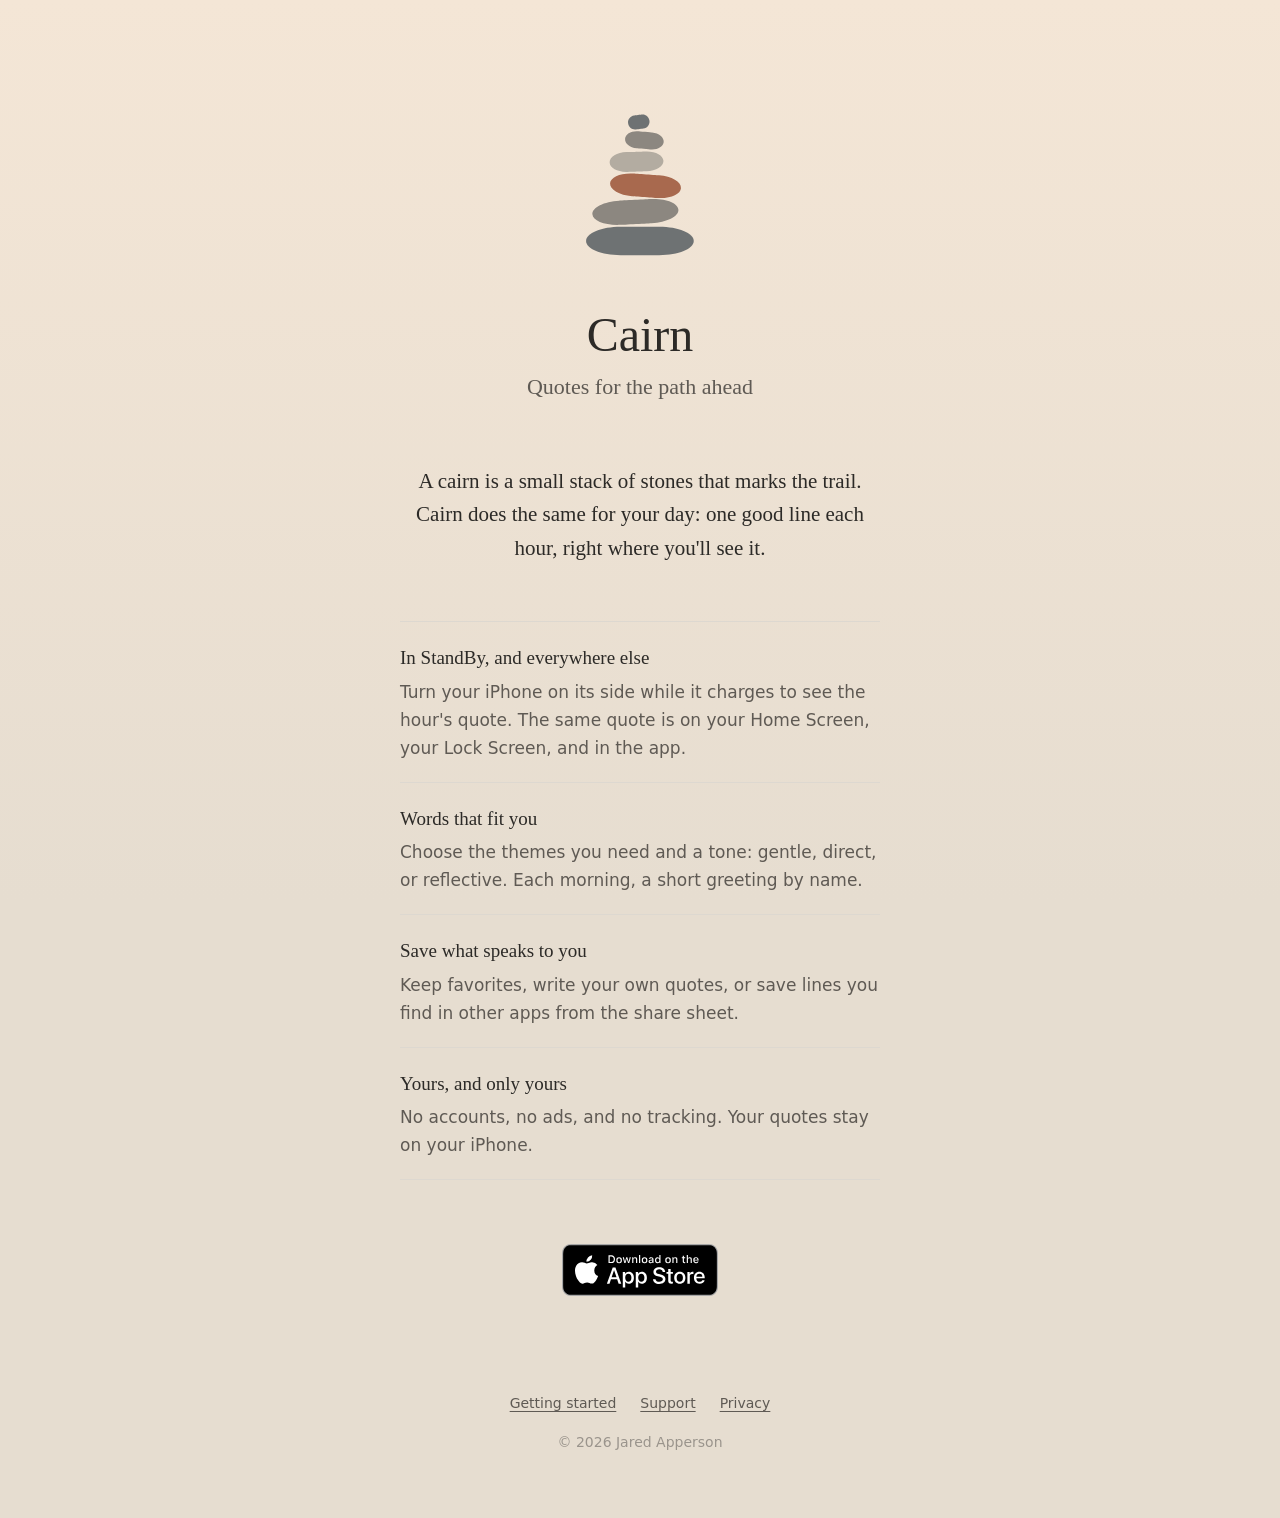
<file: index.html>
<!doctype html>
<html lang="en">
<head>
  <meta charset="utf-8">
  <meta name="viewport" content="width=device-width, initial-scale=1">
  <title>Cairn: Words to Keep</title>
  <meta name="description" content="A calm quote app for iPhone. One good line each hour on your Home Screen, Lock Screen, and in StandBy. No accounts, no ads, no tracking.">
  <meta name="theme-color" content="#F4E6D6" media="(prefers-color-scheme: light)">
  <meta name="theme-color" content="#27221D" media="(prefers-color-scheme: dark)">
  <!-- Safari's Smart App Banner: Get (or Open, once Cairn is installed). -->
  <meta name="apple-itunes-app" content="app-id=6823715087">
  <link rel="icon" href="/favicon.svg" type="image/svg+xml">
  <link rel="apple-touch-icon" href="/apple-touch-icon.png">
  <link rel="stylesheet" href="/style.css">
</head>
<body class="home">
  <main>
    <svg class="mark" viewBox="225 165 575 745" role="img" aria-label="Cairn"><path class="slate" d="M412.5,754.5 C412.5,754.5 611.5,754.5 611.5,754.5 C709.3,754.5 788.5,787.1 788.5,827.3 C788.5,827.3 788.5,827.3 788.5,827.3 C788.5,867.4 709.3,900.0 611.5,900.0 C611.5,900.0 412.5,900.0 412.5,900.0 C314.7,900.0 235.5,867.4 235.5,827.3 C235.5,827.3 235.5,827.3 235.5,827.3 C235.5,787.1 314.7,754.5 412.5,754.5 Z"/><path class="granite" d="M406.2,620.6 C406.2,620.6 565.2,612.3 565.2,612.3 C643.3,608.2 708.1,632.5 709.8,666.6 C709.8,666.6 709.8,666.6 709.8,666.6 C711.6,700.7 649.8,731.7 571.7,735.7 C571.7,735.7 412.7,744.1 412.7,744.1 C334.6,748.2 269.9,723.9 268.1,689.8 C268.1,689.8 268.1,689.8 268.1,689.8 C266.3,655.7 328.1,624.7 406.2,620.6 Z"/><path class="sandstone" d="M479.3,481.0 C479.3,481.0 610.4,490.2 610.4,490.2 C674.7,494.7 725.1,524.3 722.8,556.4 C722.8,556.4 722.8,556.4 722.8,556.4 C720.6,588.4 666.6,610.8 602.3,606.3 C602.3,606.3 471.2,597.1 471.2,597.1 C406.9,592.6 356.5,563.0 358.8,530.9 C358.8,530.9 358.8,530.9 358.8,530.9 C361.0,498.9 415.0,476.5 479.3,481.0 Z"/><path class="river" d="M443.2,370.9 C443.2,370.9 542.7,367.4 542.7,367.4 C591.5,365.7 631.9,387.1 632.9,415.2 C632.9,415.2 632.9,415.2 632.9,415.2 C633.9,443.3 595.1,467.4 546.2,469.1 C546.2,469.1 446.8,472.6 446.8,472.6 C397.9,474.3 357.5,452.9 356.6,424.8 C356.6,424.8 356.6,424.8 356.6,424.8 C355.6,396.7 394.4,372.6 443.2,370.9 Z"/><path class="granite" d="M503.1,264.3 C503.1,264.3 574.5,270.6 574.5,270.6 C609.6,273.6 636.3,295.6 634.2,319.6 C634.2,319.6 634.2,319.6 634.2,319.6 C632.1,343.6 602.0,360.6 566.9,357.5 C566.9,357.5 495.5,351.3 495.5,351.3 C460.5,348.2 433.8,326.2 435.9,302.2 C435.9,302.2 435.9,302.2 435.9,302.2 C438.0,278.2 468.1,261.2 503.1,264.3 Z"/><path class="slate" d="M482.1,182.7 C482.1,182.7 521.6,177.8 521.6,177.8 C541.0,175.5 558.7,189.7 561.1,209.6 C561.1,209.6 561.1,209.6 561.1,209.6 C563.6,229.6 549.8,247.6 530.4,250.0 C530.4,250.0 490.9,254.9 490.9,254.9 C471.5,257.3 453.8,243.0 451.4,223.1 C451.4,223.1 451.4,223.1 451.4,223.1 C448.9,203.2 462.7,185.1 482.1,182.7 Z"/></svg>
    <h1>Cairn</h1>
    <p class="subtitle">Quotes for the path ahead</p>

    <p class="lede">A cairn is a small stack of stones that marks the trail. Cairn does the same for your day: one good line each hour, right where you'll see it.</p>

    <ul class="features">
      <li><strong>In StandBy, and everywhere else</strong><span>Turn your iPhone on its side while it charges to see the hour's quote. The same quote is on your Home Screen, your Lock Screen, and in the app.</span></li>
      <li><strong>Words that fit you</strong><span>Choose the themes you need and a tone: gentle, direct, or reflective. Each morning, a short greeting by name.</span></li>
      <li><strong>Save what speaks to you</strong><span>Keep favorites, write your own quotes, or save lines you find in other apps from the share sheet.</span></li>
      <li><strong>Yours, and only yours</strong><span>No accounts, no ads, and no tracking. Your quotes stay on your iPhone.</span></li>
    </ul>

    <p class="store"><a href="https://apps.apple.com/app/cairn-words-to-keep/id6823715087"><picture><source srcset="/app-store-badge-white.svg" media="(prefers-color-scheme: dark)"><img src="/app-store-badge-black.svg" alt="Download on the App Store" width="160" height="53"></picture></a></p>
  </main>

  <footer>
    <nav><a href="/start">Getting started</a><a href="/support">Support</a><a href="/privacy">Privacy</a></nav>
    <p>© 2026 Jared Apperson</p>
  </footer>
</body>
</html>
</file>
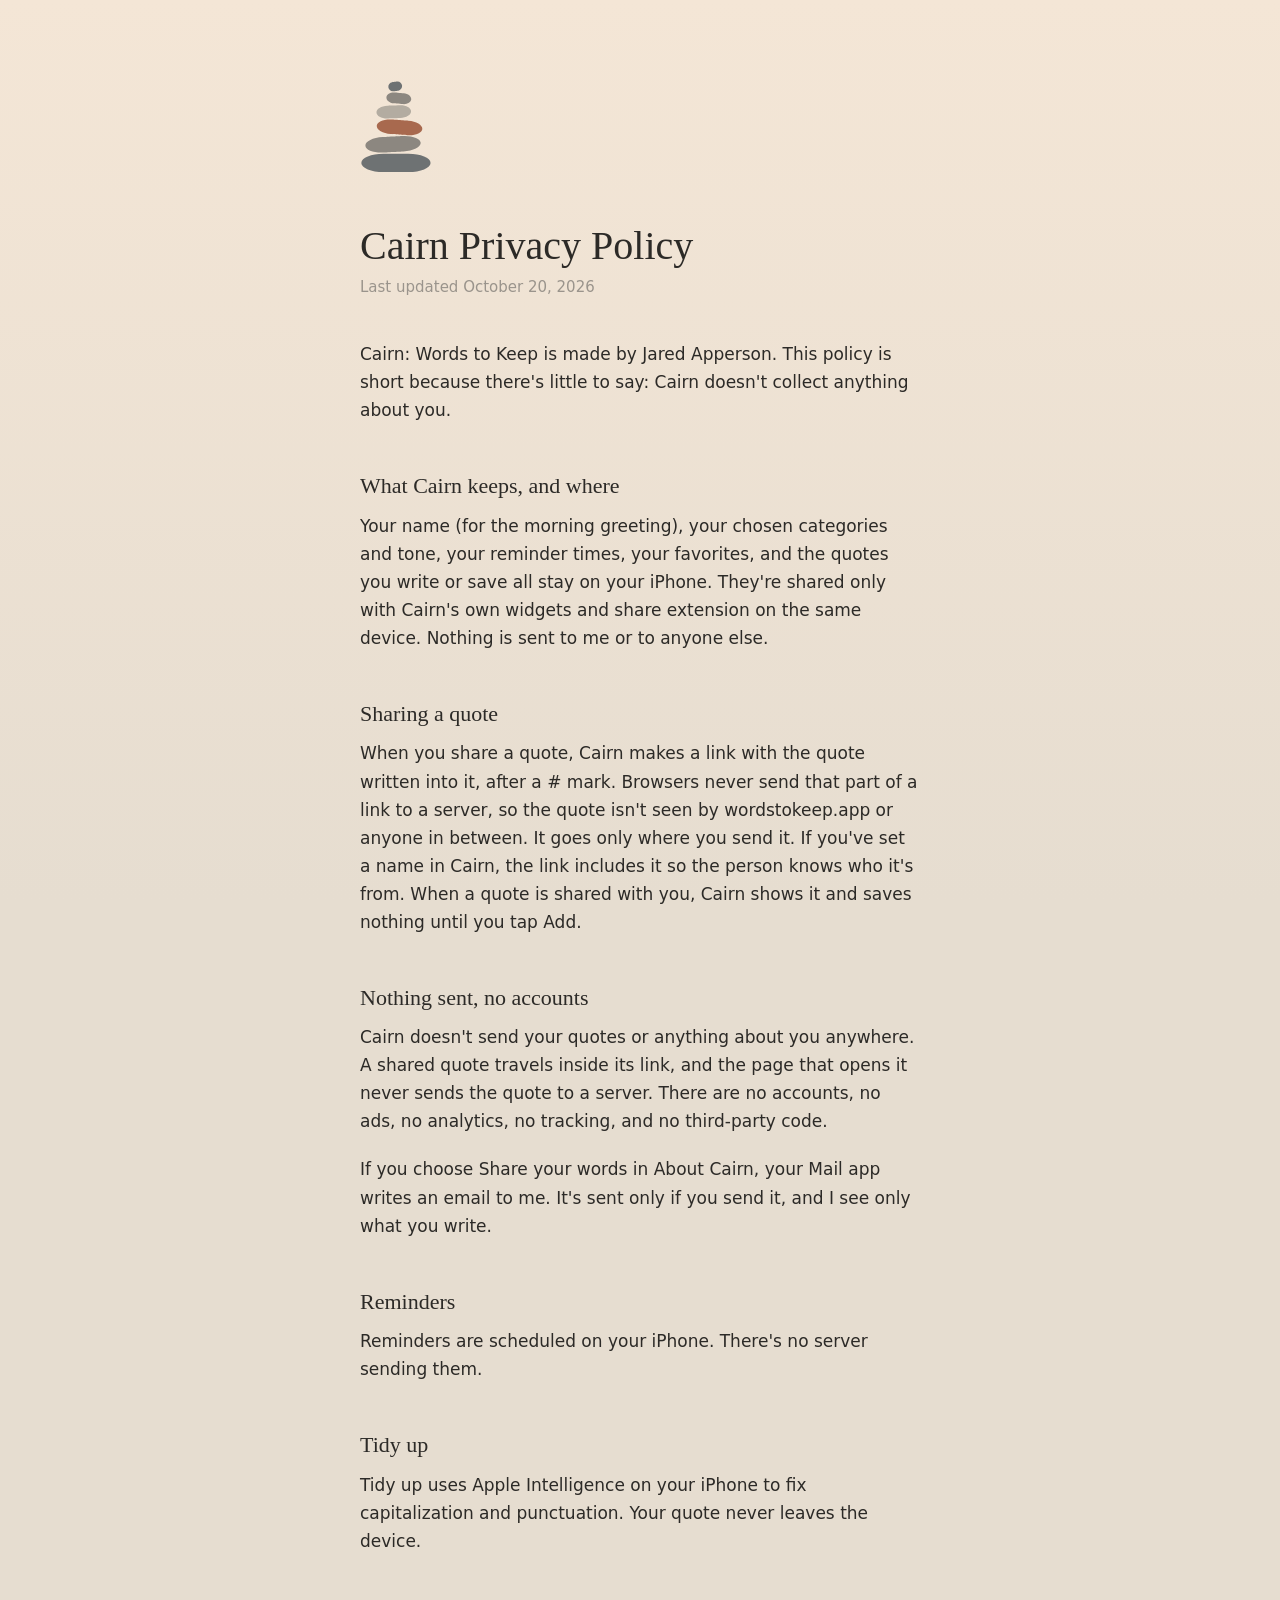
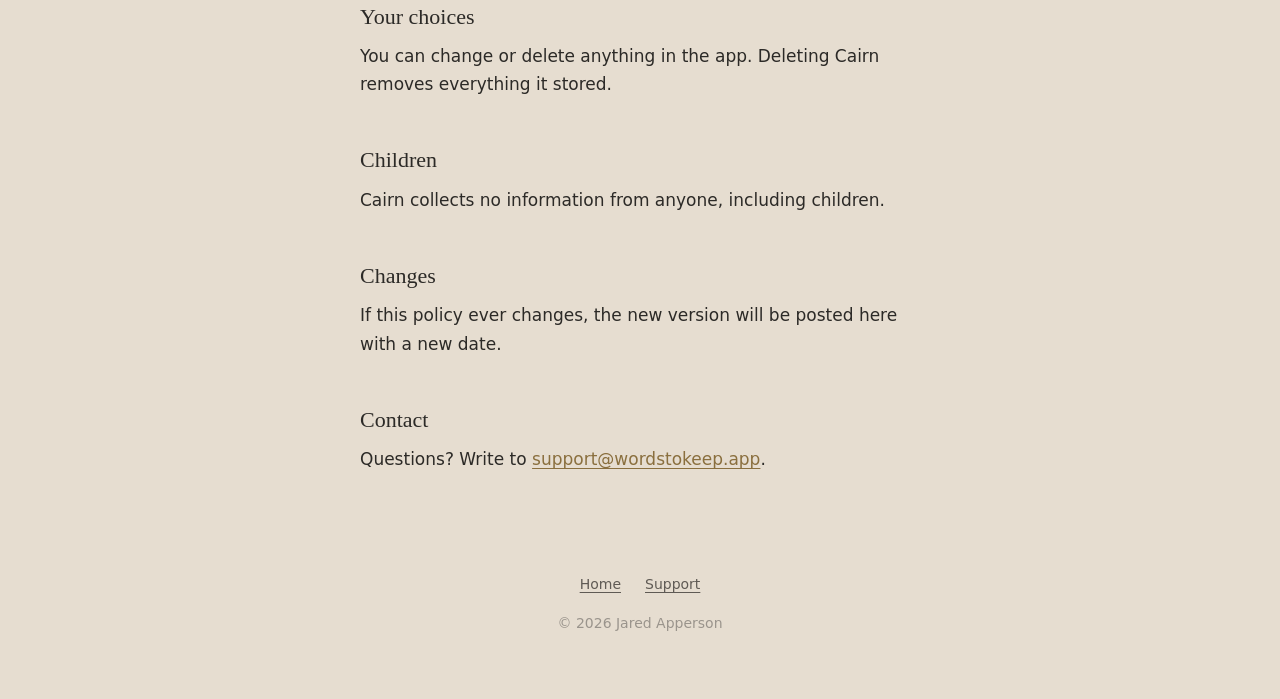
<file: privacy/index.html>
<!doctype html>
<html lang="en">
<head>
  <meta charset="utf-8">
  <meta name="viewport" content="width=device-width, initial-scale=1">
  <title>Privacy Policy · Cairn: Words to Keep</title>
  <meta name="description" content="Cairn doesn't collect anything about you. Everything stays on your iPhone.">
  <meta name="theme-color" content="#F4E6D6" media="(prefers-color-scheme: light)">
  <meta name="theme-color" content="#27221D" media="(prefers-color-scheme: dark)">
  <link rel="icon" href="/favicon.svg" type="image/svg+xml">
  <link rel="apple-touch-icon" href="/apple-touch-icon.png">
  <link rel="stylesheet" href="/style.css">
</head>
<body class="doc">
  <main>
    <a class="home-link" href="/"><svg class="mark" viewBox="225 165 575 745" role="img" aria-label="Cairn"><path class="slate" d="M412.5,754.5 C412.5,754.5 611.5,754.5 611.5,754.5 C709.3,754.5 788.5,787.1 788.5,827.3 C788.5,827.3 788.5,827.3 788.5,827.3 C788.5,867.4 709.3,900.0 611.5,900.0 C611.5,900.0 412.5,900.0 412.5,900.0 C314.7,900.0 235.5,867.4 235.5,827.3 C235.5,827.3 235.5,827.3 235.5,827.3 C235.5,787.1 314.7,754.5 412.5,754.5 Z"/><path class="granite" d="M406.2,620.6 C406.2,620.6 565.2,612.3 565.2,612.3 C643.3,608.2 708.1,632.5 709.8,666.6 C709.8,666.6 709.8,666.6 709.8,666.6 C711.6,700.7 649.8,731.7 571.7,735.7 C571.7,735.7 412.7,744.1 412.7,744.1 C334.6,748.2 269.9,723.9 268.1,689.8 C268.1,689.8 268.1,689.8 268.1,689.8 C266.3,655.7 328.1,624.7 406.2,620.6 Z"/><path class="sandstone" d="M479.3,481.0 C479.3,481.0 610.4,490.2 610.4,490.2 C674.7,494.7 725.1,524.3 722.8,556.4 C722.8,556.4 722.8,556.4 722.8,556.4 C720.6,588.4 666.6,610.8 602.3,606.3 C602.3,606.3 471.2,597.1 471.2,597.1 C406.9,592.6 356.5,563.0 358.8,530.9 C358.8,530.9 358.8,530.9 358.8,530.9 C361.0,498.9 415.0,476.5 479.3,481.0 Z"/><path class="river" d="M443.2,370.9 C443.2,370.9 542.7,367.4 542.7,367.4 C591.5,365.7 631.9,387.1 632.9,415.2 C632.9,415.2 632.9,415.2 632.9,415.2 C633.9,443.3 595.1,467.4 546.2,469.1 C546.2,469.1 446.8,472.6 446.8,472.6 C397.9,474.3 357.5,452.9 356.6,424.8 C356.6,424.8 356.6,424.8 356.6,424.8 C355.6,396.7 394.4,372.6 443.2,370.9 Z"/><path class="granite" d="M503.1,264.3 C503.1,264.3 574.5,270.6 574.5,270.6 C609.6,273.6 636.3,295.6 634.2,319.6 C634.2,319.6 634.2,319.6 634.2,319.6 C632.1,343.6 602.0,360.6 566.9,357.5 C566.9,357.5 495.5,351.3 495.5,351.3 C460.5,348.2 433.8,326.2 435.9,302.2 C435.9,302.2 435.9,302.2 435.9,302.2 C438.0,278.2 468.1,261.2 503.1,264.3 Z"/><path class="slate" d="M482.1,182.7 C482.1,182.7 521.6,177.8 521.6,177.8 C541.0,175.5 558.7,189.7 561.1,209.6 C561.1,209.6 561.1,209.6 561.1,209.6 C563.6,229.6 549.8,247.6 530.4,250.0 C530.4,250.0 490.9,254.9 490.9,254.9 C471.5,257.3 453.8,243.0 451.4,223.1 C451.4,223.1 451.4,223.1 451.4,223.1 C448.9,203.2 462.7,185.1 482.1,182.7 Z"/></svg></a>
    <h1>Cairn Privacy Policy</h1>
    <p class="updated">Last updated October 20, 2026</p>

    <p>Cairn: Words to Keep is made by Jared Apperson. This policy is short because there's little to say: Cairn doesn't collect anything about you.</p>

    <h2>What Cairn keeps, and where</h2>
    <p>Your name (for the morning greeting), your chosen categories and tone, your reminder times, your favorites, and the quotes you write or save all stay on your iPhone. They're shared only with Cairn's own widgets and share extension on the same device. Nothing is sent to me or to anyone else.</p>

    <h2>Sharing a quote</h2>
    <p>When you share a quote, Cairn makes a link with the quote written into it, after a # mark. Browsers never send that part of a link to a server, so the quote isn't seen by wordstokeep.app or anyone in between. It goes only where you send it. If you've set a name in Cairn, the link includes it so the person knows who it's from. When a quote is shared with you, Cairn shows it and saves nothing until you tap Add.</p>

    <h2>Nothing sent, no accounts</h2>
    <p>Cairn doesn't send your quotes or anything about you anywhere. A shared quote travels inside its link, and the page that opens it never sends the quote to a server. There are no accounts, no ads, no analytics, no tracking, and no third-party code.</p>
    <p>If you choose Share your words in About Cairn, your Mail app writes an email to me. It's sent only if you send it, and I see only what you write.</p>

    <h2>Reminders</h2>
    <p>Reminders are scheduled on your iPhone. There's no server sending them.</p>

    <h2>Tidy up</h2>
    <p>Tidy up uses Apple Intelligence on your iPhone to fix capitalization and punctuation. Your quote never leaves the device.</p>

    <h2>Your choices</h2>
    <p>You can change or delete anything in the app. Deleting Cairn removes everything it stored.</p>

    <h2>Children</h2>
    <p>Cairn collects no information from anyone, including children.</p>

    <h2>Changes</h2>
    <p>If this policy ever changes, the new version will be posted here with a new date.</p>

    <h2>Contact</h2>
    <p>Questions? Write to <a href="mailto:support@wordstokeep.app">support@wordstokeep.app</a>.</p>
  </main>

  <footer>
    <nav><a href="/">Home</a><a href="/support">Support</a></nav>
    <p>© 2026 Jared Apperson</p>
  </footer>
</body>
</html>
</file>
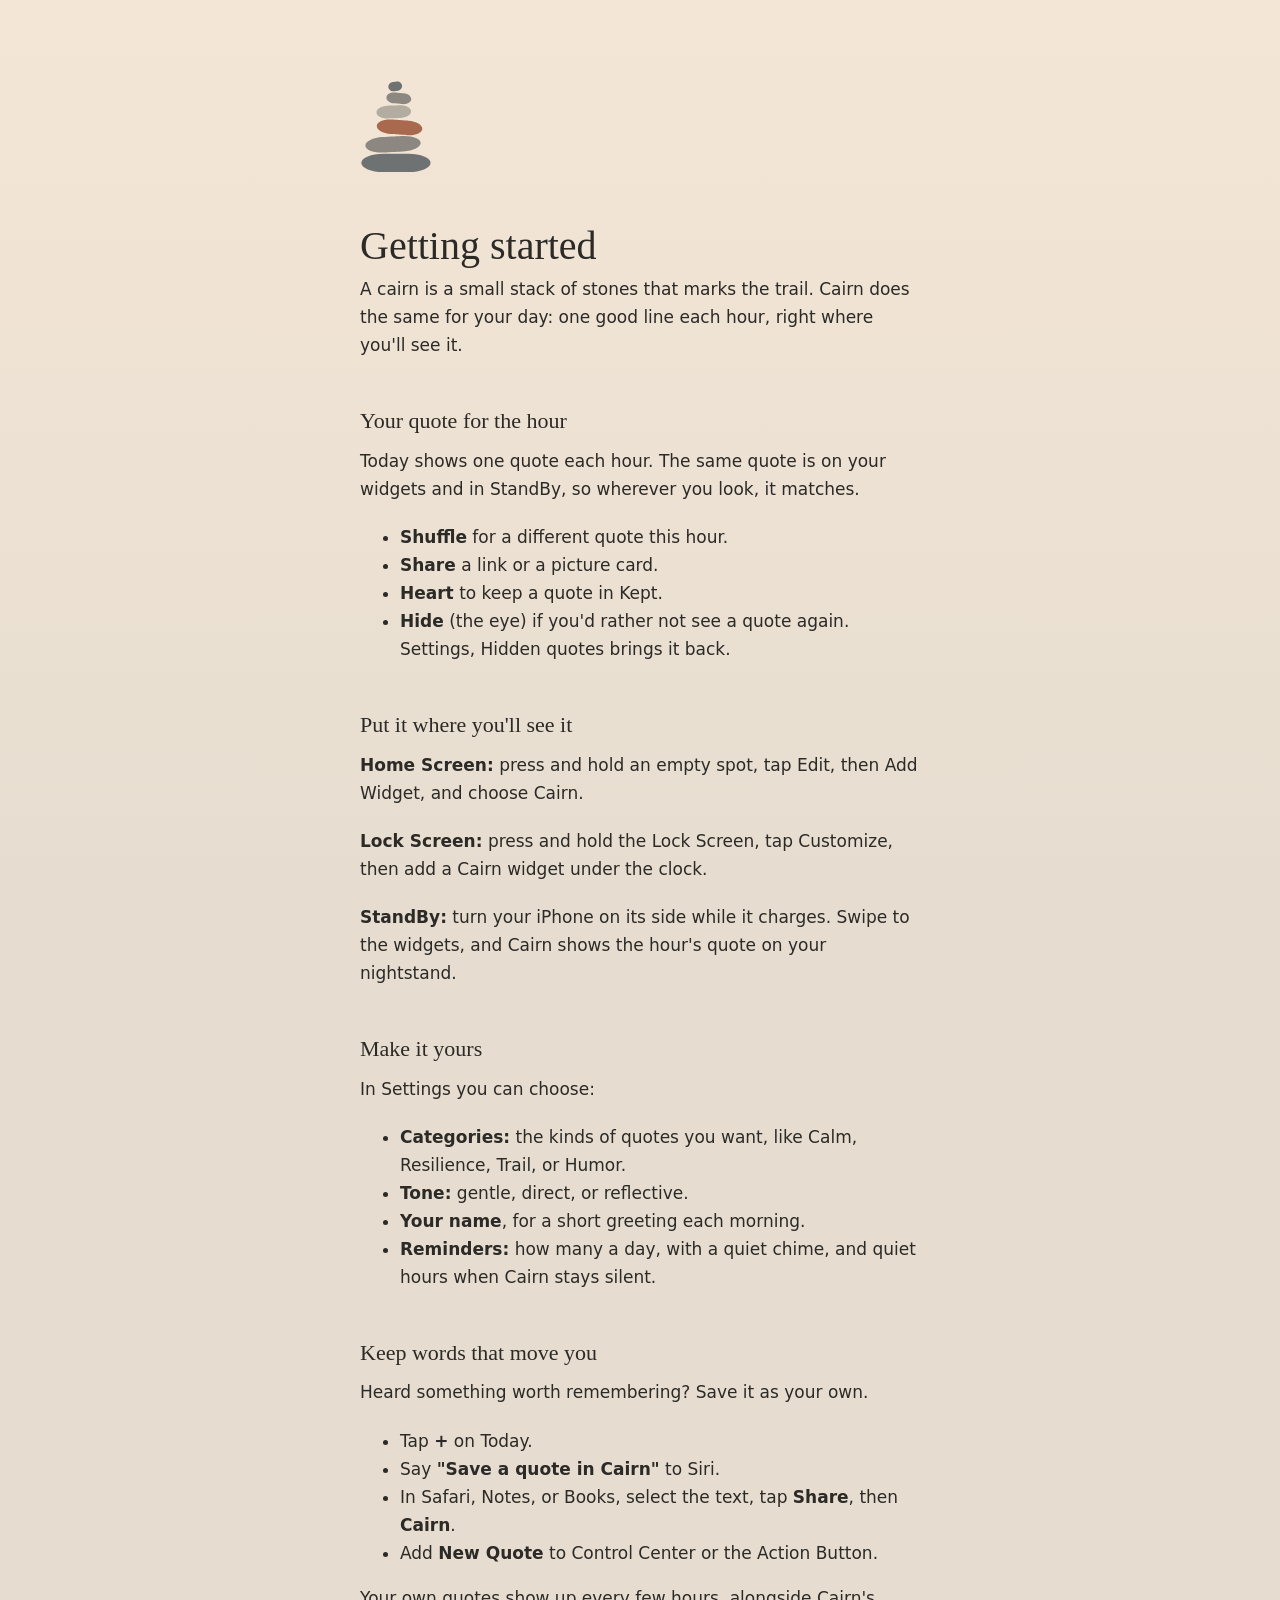
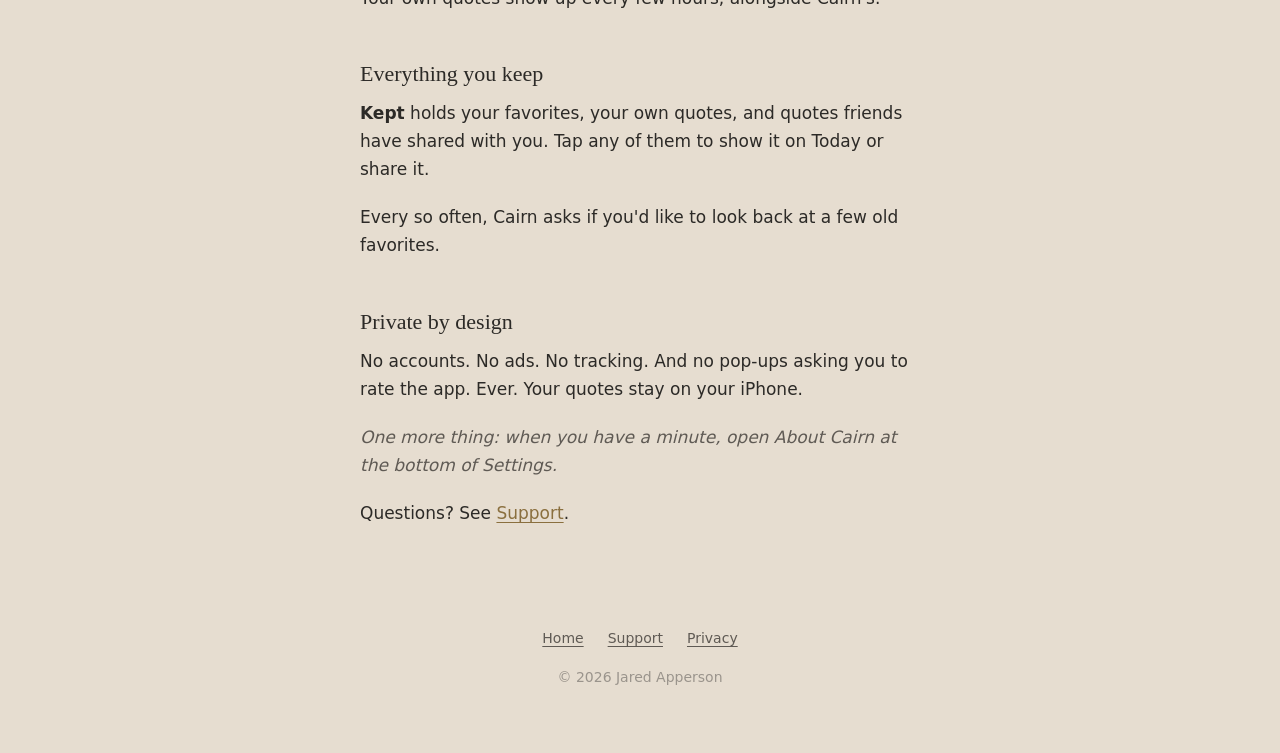
<file: start/index.html>
<!doctype html>
<html lang="en">
<head>
  <meta charset="utf-8">
  <meta name="viewport" content="width=device-width, initial-scale=1">
  <title>Getting started · Cairn: Words to Keep</title>
  <meta name="description" content="How to get started with Cairn: Words to Keep: widgets, StandBy, saving quotes, and more.">
  <meta name="theme-color" content="#F4E6D6" media="(prefers-color-scheme: light)">
  <meta name="theme-color" content="#27221D" media="(prefers-color-scheme: dark)">
  <link rel="icon" href="/favicon.svg" type="image/svg+xml">
  <link rel="apple-touch-icon" href="/apple-touch-icon.png">
  <link rel="stylesheet" href="/style.css">
</head>
<body class="doc">
  <main>
    <a class="home-link" href="/"><svg class="mark" viewBox="225 165 575 745" role="img" aria-label="Cairn"><path class="slate" d="M412.5,754.5 C412.5,754.5 611.5,754.5 611.5,754.5 C709.3,754.5 788.5,787.1 788.5,827.3 C788.5,827.3 788.5,827.3 788.5,827.3 C788.5,867.4 709.3,900.0 611.5,900.0 C611.5,900.0 412.5,900.0 412.5,900.0 C314.7,900.0 235.5,867.4 235.5,827.3 C235.5,827.3 235.5,827.3 235.5,827.3 C235.5,787.1 314.7,754.5 412.5,754.5 Z"/><path class="granite" d="M406.2,620.6 C406.2,620.6 565.2,612.3 565.2,612.3 C643.3,608.2 708.1,632.5 709.8,666.6 C709.8,666.6 709.8,666.6 709.8,666.6 C711.6,700.7 649.8,731.7 571.7,735.7 C571.7,735.7 412.7,744.1 412.7,744.1 C334.6,748.2 269.9,723.9 268.1,689.8 C268.1,689.8 268.1,689.8 268.1,689.8 C266.3,655.7 328.1,624.7 406.2,620.6 Z"/><path class="sandstone" d="M479.3,481.0 C479.3,481.0 610.4,490.2 610.4,490.2 C674.7,494.7 725.1,524.3 722.8,556.4 C722.8,556.4 722.8,556.4 722.8,556.4 C720.6,588.4 666.6,610.8 602.3,606.3 C602.3,606.3 471.2,597.1 471.2,597.1 C406.9,592.6 356.5,563.0 358.8,530.9 C358.8,530.9 358.8,530.9 358.8,530.9 C361.0,498.9 415.0,476.5 479.3,481.0 Z"/><path class="river" d="M443.2,370.9 C443.2,370.9 542.7,367.4 542.7,367.4 C591.5,365.7 631.9,387.1 632.9,415.2 C632.9,415.2 632.9,415.2 632.9,415.2 C633.9,443.3 595.1,467.4 546.2,469.1 C546.2,469.1 446.8,472.6 446.8,472.6 C397.9,474.3 357.5,452.9 356.6,424.8 C356.6,424.8 356.6,424.8 356.6,424.8 C355.6,396.7 394.4,372.6 443.2,370.9 Z"/><path class="granite" d="M503.1,264.3 C503.1,264.3 574.5,270.6 574.5,270.6 C609.6,273.6 636.3,295.6 634.2,319.6 C634.2,319.6 634.2,319.6 634.2,319.6 C632.1,343.6 602.0,360.6 566.9,357.5 C566.9,357.5 495.5,351.3 495.5,351.3 C460.5,348.2 433.8,326.2 435.9,302.2 C435.9,302.2 435.9,302.2 435.9,302.2 C438.0,278.2 468.1,261.2 503.1,264.3 Z"/><path class="slate" d="M482.1,182.7 C482.1,182.7 521.6,177.8 521.6,177.8 C541.0,175.5 558.7,189.7 561.1,209.6 C561.1,209.6 561.1,209.6 561.1,209.6 C563.6,229.6 549.8,247.6 530.4,250.0 C530.4,250.0 490.9,254.9 490.9,254.9 C471.5,257.3 453.8,243.0 451.4,223.1 C451.4,223.1 451.4,223.1 451.4,223.1 C448.9,203.2 462.7,185.1 482.1,182.7 Z"/></svg></a>
    <!-- The same words are in the app (Settings, Getting started: GettingStartedView.swift,
         from Design/Guide/GettingStarted.md in the Cairn repo). Keep the two in step. -->
    <h1>Getting started</h1>

    <p>A cairn is a small stack of stones that marks the trail. Cairn does the same for your day: one good line each hour, right where you'll see it.</p>

    <h2>Your quote for the hour</h2>
    <p>Today shows one quote each hour. The same quote is on your widgets and in StandBy, so wherever you look, it matches.</p>
    <ul>
      <li><strong>Shuffle</strong> for a different quote this hour.</li>
      <li><strong>Share</strong> a link or a picture card.</li>
      <li><strong>Heart</strong> to keep a quote in Kept.</li>
      <li><strong>Hide</strong> (the eye) if you'd rather not see a quote again. Settings, Hidden quotes brings it back.</li>
    </ul>

    <h2>Put it where you'll see it</h2>
    <p><strong>Home Screen:</strong> press and hold an empty spot, tap Edit, then Add Widget, and choose Cairn.</p>
    <p><strong>Lock Screen:</strong> press and hold the Lock Screen, tap Customize, then add a Cairn widget under the clock.</p>
    <p><strong>StandBy:</strong> turn your iPhone on its side while it charges. Swipe to the widgets, and Cairn shows the hour's quote on your nightstand.</p>

    <h2>Make it yours</h2>
    <p>In Settings you can choose:</p>
    <ul>
      <li><strong>Categories:</strong> the kinds of quotes you want, like Calm, Resilience, Trail, or Humor.</li>
      <li><strong>Tone:</strong> gentle, direct, or reflective.</li>
      <li><strong>Your name</strong>, for a short greeting each morning.</li>
      <li><strong>Reminders:</strong> how many a day, with a quiet chime, and quiet hours when Cairn stays silent.</li>
    </ul>

    <h2>Keep words that move you</h2>
    <p>Heard something worth remembering? Save it as your own.</p>
    <ul>
      <li>Tap <strong>+</strong> on Today.</li>
      <li>Say <strong>"Save a quote in Cairn"</strong> to Siri.</li>
      <li>In Safari, Notes, or Books, select the text, tap <strong>Share</strong>, then <strong>Cairn</strong>.</li>
      <li>Add <strong>New Quote</strong> to Control Center or the Action Button.</li>
    </ul>
    <p>Your own quotes show up every few hours, alongside Cairn's.</p>

    <h2>Everything you keep</h2>
    <p><strong>Kept</strong> holds your favorites, your own quotes, and quotes friends have shared with you. Tap any of them to show it on Today or share it.</p>
    <p>Every so often, Cairn asks if you'd like to look back at a few old favorites.</p>

    <h2>Private by design</h2>
    <p>No accounts. No ads. No tracking. And no pop-ups asking you to rate the app. Ever. Your quotes stay on your iPhone.</p>

    <p class="muted"><em>One more thing: when you have a minute, open About Cairn at the bottom of Settings.</em></p>

    <p>Questions? See <a href="/support">Support</a>.</p>
  </main>

  <footer>
    <nav><a href="/">Home</a><a href="/support">Support</a><a href="/privacy">Privacy</a></nav>
    <p>© 2026 Jared Apperson</p>
  </footer>
</body>
</html>
</file>
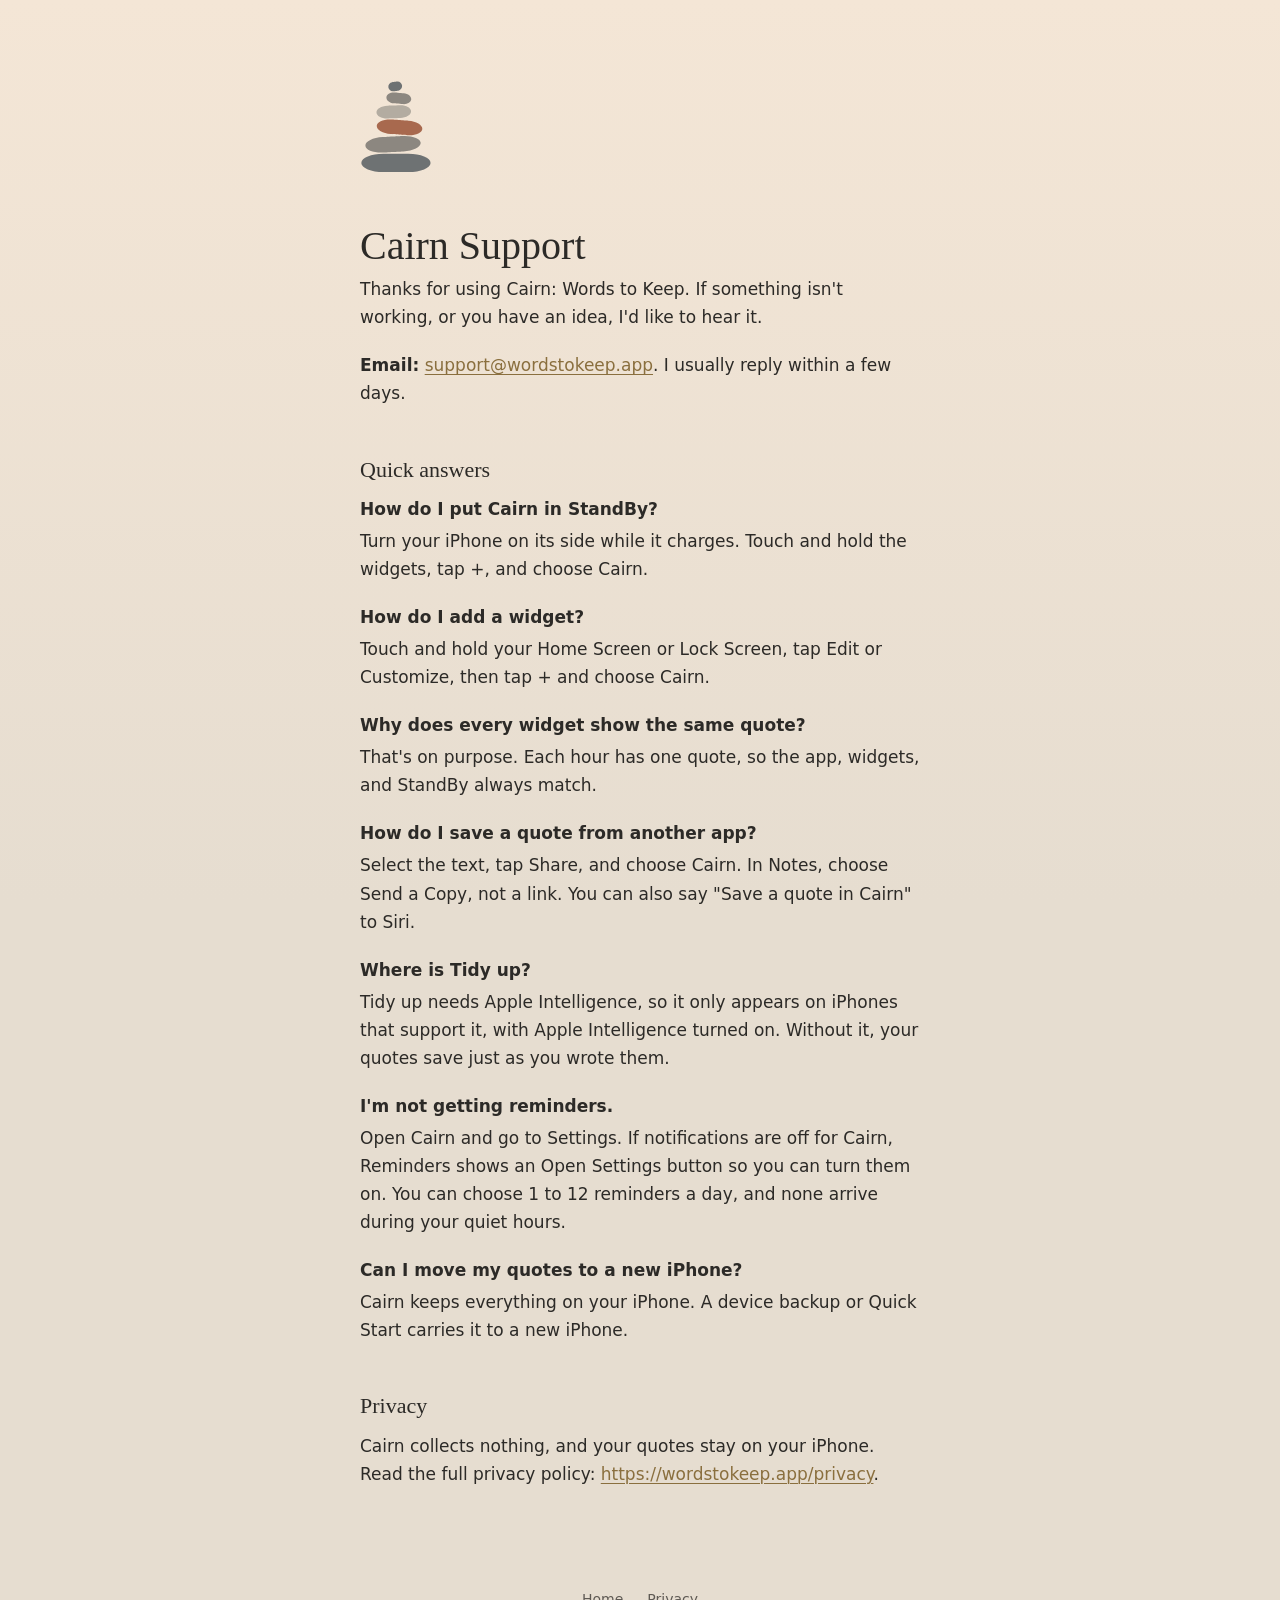
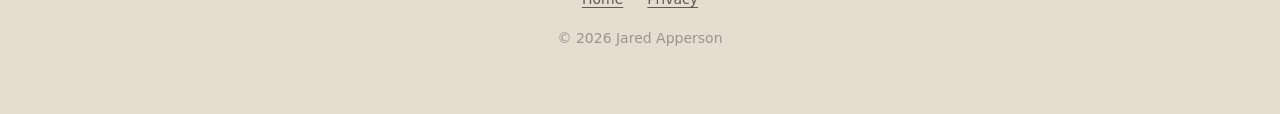
<file: support/index.html>
<!doctype html>
<html lang="en">
<head>
  <meta charset="utf-8">
  <meta name="viewport" content="width=device-width, initial-scale=1">
  <title>Support · Cairn: Words to Keep</title>
  <meta name="description" content="Help with Cairn: Words to Keep, and how to get in touch.">
  <meta name="theme-color" content="#F4E6D6" media="(prefers-color-scheme: light)">
  <meta name="theme-color" content="#27221D" media="(prefers-color-scheme: dark)">
  <link rel="icon" href="/favicon.svg" type="image/svg+xml">
  <link rel="apple-touch-icon" href="/apple-touch-icon.png">
  <link rel="stylesheet" href="/style.css">
</head>
<body class="doc">
  <main>
    <a class="home-link" href="/"><svg class="mark" viewBox="225 165 575 745" role="img" aria-label="Cairn"><path class="slate" d="M412.5,754.5 C412.5,754.5 611.5,754.5 611.5,754.5 C709.3,754.5 788.5,787.1 788.5,827.3 C788.5,827.3 788.5,827.3 788.5,827.3 C788.5,867.4 709.3,900.0 611.5,900.0 C611.5,900.0 412.5,900.0 412.5,900.0 C314.7,900.0 235.5,867.4 235.5,827.3 C235.5,827.3 235.5,827.3 235.5,827.3 C235.5,787.1 314.7,754.5 412.5,754.5 Z"/><path class="granite" d="M406.2,620.6 C406.2,620.6 565.2,612.3 565.2,612.3 C643.3,608.2 708.1,632.5 709.8,666.6 C709.8,666.6 709.8,666.6 709.8,666.6 C711.6,700.7 649.8,731.7 571.7,735.7 C571.7,735.7 412.7,744.1 412.7,744.1 C334.6,748.2 269.9,723.9 268.1,689.8 C268.1,689.8 268.1,689.8 268.1,689.8 C266.3,655.7 328.1,624.7 406.2,620.6 Z"/><path class="sandstone" d="M479.3,481.0 C479.3,481.0 610.4,490.2 610.4,490.2 C674.7,494.7 725.1,524.3 722.8,556.4 C722.8,556.4 722.8,556.4 722.8,556.4 C720.6,588.4 666.6,610.8 602.3,606.3 C602.3,606.3 471.2,597.1 471.2,597.1 C406.9,592.6 356.5,563.0 358.8,530.9 C358.8,530.9 358.8,530.9 358.8,530.9 C361.0,498.9 415.0,476.5 479.3,481.0 Z"/><path class="river" d="M443.2,370.9 C443.2,370.9 542.7,367.4 542.7,367.4 C591.5,365.7 631.9,387.1 632.9,415.2 C632.9,415.2 632.9,415.2 632.9,415.2 C633.9,443.3 595.1,467.4 546.2,469.1 C546.2,469.1 446.8,472.6 446.8,472.6 C397.9,474.3 357.5,452.9 356.6,424.8 C356.6,424.8 356.6,424.8 356.6,424.8 C355.6,396.7 394.4,372.6 443.2,370.9 Z"/><path class="granite" d="M503.1,264.3 C503.1,264.3 574.5,270.6 574.5,270.6 C609.6,273.6 636.3,295.6 634.2,319.6 C634.2,319.6 634.2,319.6 634.2,319.6 C632.1,343.6 602.0,360.6 566.9,357.5 C566.9,357.5 495.5,351.3 495.5,351.3 C460.5,348.2 433.8,326.2 435.9,302.2 C435.9,302.2 435.9,302.2 435.9,302.2 C438.0,278.2 468.1,261.2 503.1,264.3 Z"/><path class="slate" d="M482.1,182.7 C482.1,182.7 521.6,177.8 521.6,177.8 C541.0,175.5 558.7,189.7 561.1,209.6 C561.1,209.6 561.1,209.6 561.1,209.6 C563.6,229.6 549.8,247.6 530.4,250.0 C530.4,250.0 490.9,254.9 490.9,254.9 C471.5,257.3 453.8,243.0 451.4,223.1 C451.4,223.1 451.4,223.1 451.4,223.1 C448.9,203.2 462.7,185.1 482.1,182.7 Z"/></svg></a>
    <h1>Cairn Support</h1>

    <p>Thanks for using Cairn: Words to Keep. If something isn't working, or you have an idea, I'd like to hear it.</p>

    <p><strong>Email:</strong> <a href="mailto:support@wordstokeep.app">support@wordstokeep.app</a>. I usually reply within a few days.</p>

    <h2>Quick answers</h2>

    <p class="question"><strong>How do I put Cairn in StandBy?</strong></p>
    <p>Turn your iPhone on its side while it charges. Touch and hold the widgets, tap +, and choose Cairn.</p>

    <p class="question"><strong>How do I add a widget?</strong></p>
    <p>Touch and hold your Home Screen or Lock Screen, tap Edit or Customize, then tap + and choose Cairn.</p>

    <p class="question"><strong>Why does every widget show the same quote?</strong></p>
    <p>That's on purpose. Each hour has one quote, so the app, widgets, and StandBy always match.</p>

    <p class="question"><strong>How do I save a quote from another app?</strong></p>
    <p>Select the text, tap Share, and choose Cairn. In Notes, choose Send a Copy, not a link. You can also say "Save a quote in Cairn" to Siri.</p>

    <p class="question"><strong>Where is Tidy up?</strong></p>
    <p>Tidy up needs Apple Intelligence, so it only appears on iPhones that support it, with Apple Intelligence turned on. Without it, your quotes save just as you wrote them.</p>

    <p class="question"><strong>I'm not getting reminders.</strong></p>
    <p>Open Cairn and go to Settings. If notifications are off for Cairn, Reminders shows an Open Settings button so you can turn them on. You can choose 1 to 12 reminders a day, and none arrive during your quiet hours.</p>

    <p class="question"><strong>Can I move my quotes to a new iPhone?</strong></p>
    <p>Cairn keeps everything on your iPhone. A device backup or Quick Start carries it to a new iPhone.</p>

    <h2>Privacy</h2>
    <p>Cairn collects nothing, and your quotes stay on your iPhone. Read the full privacy policy: <a href="/privacy">https://wordstokeep.app/privacy</a>.</p>
  </main>

  <footer>
    <nav><a href="/">Home</a><a href="/privacy">Privacy</a></nav>
    <p>© 2026 Jared Apperson</p>
  </footer>
</body>
</html>
</file>
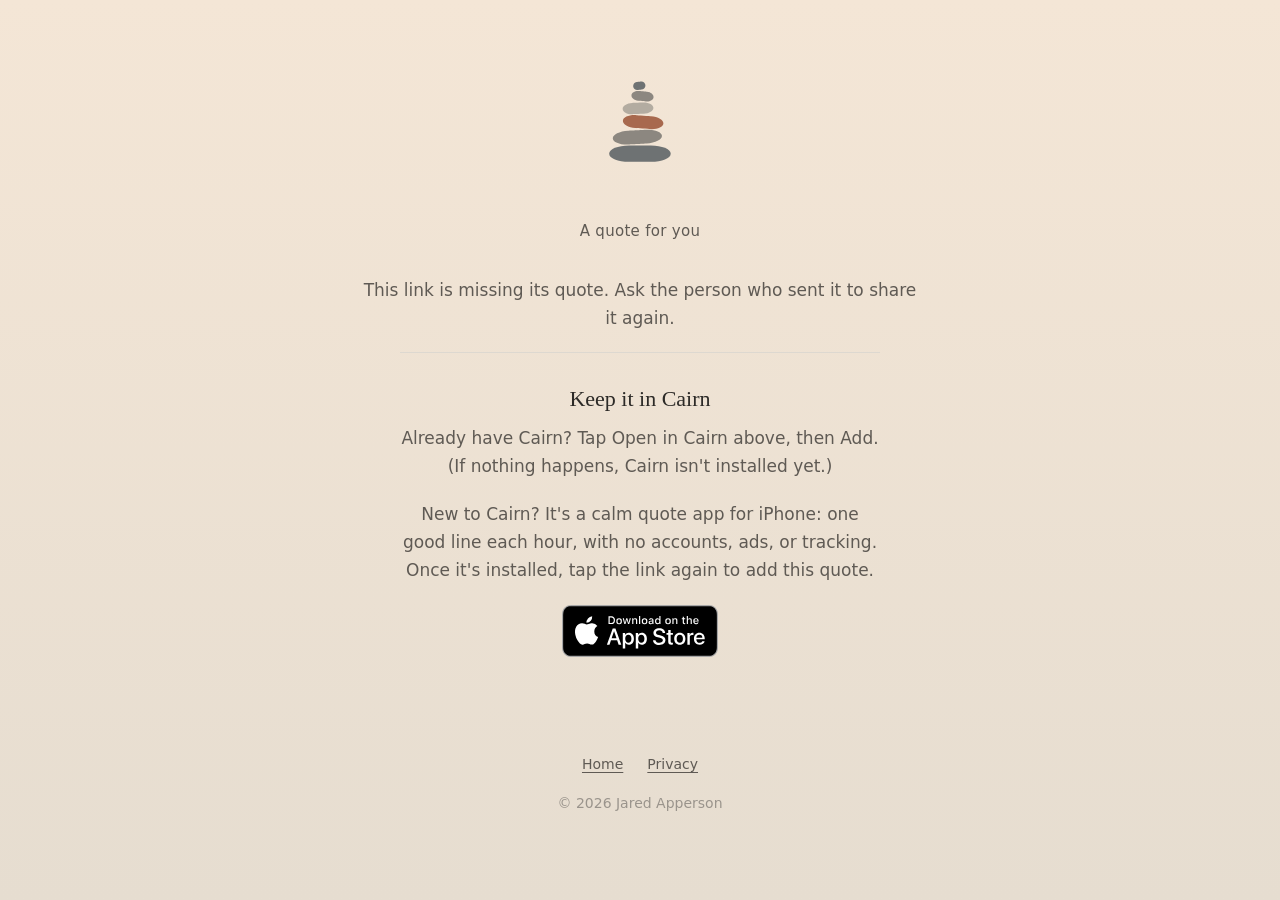
<file: q.html>
<!doctype html>
<html lang="en">
<head>
  <meta charset="utf-8">
  <meta name="viewport" content="width=device-width, initial-scale=1">
  <!-- The quote is in the link after "#", which browsers never send to this
       server. q.js reads it here on the device and makes no requests. -->
  <meta http-equiv="Content-Security-Policy" content="default-src 'self'; script-src 'self'; style-src 'self'; img-src 'self'; connect-src 'none'; form-action 'none'; base-uri 'none'">
  <meta name="referrer" content="no-referrer">
  <title>A quote for you · Cairn: Words to Keep</title>
  <meta name="description" content="Someone shared a quote with you from Cairn, a calm quote app for iPhone.">
  <meta property="og:title" content="A quote for you, from Cairn">
  <meta property="og:description" content="Someone shared a quote with you. Open the link to read it.">
  <meta name="theme-color" content="#F4E6D6" media="(prefers-color-scheme: light)">
  <meta name="theme-color" content="#27221D" media="(prefers-color-scheme: dark)">
  <!-- Safari's Smart App Banner: Get (or Open, once Cairn is installed). -->
  <meta name="apple-itunes-app" content="app-id=6823715087">
  <link rel="icon" href="/favicon.svg" type="image/svg+xml">
  <link rel="apple-touch-icon" href="/apple-touch-icon.png">
  <link rel="stylesheet" href="/style.css">
  <script src="/q.js" defer></script>
</head>
<body class="shared">
  <main>
    <a class="home-link" href="/"><svg class="mark" viewBox="225 165 575 745" role="img" aria-label="Cairn"><path class="slate" d="M412.5,754.5 C412.5,754.5 611.5,754.5 611.5,754.5 C709.3,754.5 788.5,787.1 788.5,827.3 C788.5,827.3 788.5,827.3 788.5,827.3 C788.5,867.4 709.3,900.0 611.5,900.0 C611.5,900.0 412.5,900.0 412.5,900.0 C314.7,900.0 235.5,867.4 235.5,827.3 C235.5,827.3 235.5,827.3 235.5,827.3 C235.5,787.1 314.7,754.5 412.5,754.5 Z"/><path class="granite" d="M406.2,620.6 C406.2,620.6 565.2,612.3 565.2,612.3 C643.3,608.2 708.1,632.5 709.8,666.6 C709.8,666.6 709.8,666.6 709.8,666.6 C711.6,700.7 649.8,731.7 571.7,735.7 C571.7,735.7 412.7,744.1 412.7,744.1 C334.6,748.2 269.9,723.9 268.1,689.8 C268.1,689.8 268.1,689.8 268.1,689.8 C266.3,655.7 328.1,624.7 406.2,620.6 Z"/><path class="sandstone" d="M479.3,481.0 C479.3,481.0 610.4,490.2 610.4,490.2 C674.7,494.7 725.1,524.3 722.8,556.4 C722.8,556.4 722.8,556.4 722.8,556.4 C720.6,588.4 666.6,610.8 602.3,606.3 C602.3,606.3 471.2,597.1 471.2,597.1 C406.9,592.6 356.5,563.0 358.8,530.9 C358.8,530.9 358.8,530.9 358.8,530.9 C361.0,498.9 415.0,476.5 479.3,481.0 Z"/><path class="river" d="M443.2,370.9 C443.2,370.9 542.7,367.4 542.7,367.4 C591.5,365.7 631.9,387.1 632.9,415.2 C632.9,415.2 632.9,415.2 632.9,415.2 C633.9,443.3 595.1,467.4 546.2,469.1 C546.2,469.1 446.8,472.6 446.8,472.6 C397.9,474.3 357.5,452.9 356.6,424.8 C356.6,424.8 356.6,424.8 356.6,424.8 C355.6,396.7 394.4,372.6 443.2,370.9 Z"/><path class="granite" d="M503.1,264.3 C503.1,264.3 574.5,270.6 574.5,270.6 C609.6,273.6 636.3,295.6 634.2,319.6 C634.2,319.6 634.2,319.6 634.2,319.6 C632.1,343.6 602.0,360.6 566.9,357.5 C566.9,357.5 495.5,351.3 495.5,351.3 C460.5,348.2 433.8,326.2 435.9,302.2 C435.9,302.2 435.9,302.2 435.9,302.2 C438.0,278.2 468.1,261.2 503.1,264.3 Z"/><path class="slate" d="M482.1,182.7 C482.1,182.7 521.6,177.8 521.6,177.8 C541.0,175.5 558.7,189.7 561.1,209.6 C561.1,209.6 561.1,209.6 561.1,209.6 C563.6,229.6 549.8,247.6 530.4,250.0 C530.4,250.0 490.9,254.9 490.9,254.9 C471.5,257.3 453.8,243.0 451.4,223.1 C451.4,223.1 451.4,223.1 451.4,223.1 C448.9,203.2 462.7,185.1 482.1,182.7 Z"/></svg></a>

    <p class="from" id="from">A quote for you</p>
    <figure class="shared-quote" id="quote" hidden>
      <blockquote><p id="text"></p></blockquote>
      <figcaption id="credit" hidden></figcaption>
    </figure>
    <!-- cairn://q#… opens the app even when iOS sent the link to Safari. -->
    <p class="open-in-cairn" id="open" hidden><a class="button" id="open-link" href="/">Open in Cairn</a><span class="muted">Have Cairn? This adds it there.</span></p>
    <p class="muted" id="missing" hidden>This link is missing its quote. Ask the person who sent it to share it again.</p>
    <noscript><p class="muted">Turn on JavaScript to read the quote. It never leaves your device.</p></noscript>

    <section class="get-cairn">
      <h2>Keep it in Cairn</h2>
      <p class="muted">Already have Cairn? Tap Open in Cairn above, then Add. (If nothing happens, Cairn isn't installed yet.)</p>
      <p class="muted">New to Cairn? It's a calm quote app for iPhone: one good line each hour, with no accounts, ads, or tracking. Once it's installed, tap the link again to add this quote.</p>
      <p class="store"><a href="https://apps.apple.com/app/cairn-words-to-keep/id6823715087"><picture><source srcset="/app-store-badge-white.svg" media="(prefers-color-scheme: dark)"><img src="/app-store-badge-black.svg" alt="Download on the App Store" width="160" height="53"></picture></a></p>
    </section>
  </main>

  <footer>
    <nav><a href="/">Home</a><a href="/privacy">Privacy</a></nav>
    <p>© 2026 Jared Apperson</p>
  </footer>
</body>
</html>
</file>
<file: style.css>
/* Cairn: Words to Keep. Colors follow CairnKit/DesignSystem.swift. */

:root {
  color-scheme: light dark;

  --cream: #F4E6D6;
  --sand: #E6DDD0;
  --text: #2C2A27;
  --text-secondary: #5F5A54;
  --text-tertiary: #9A948C;
  --accent: #8A6F3E;
  --divider: #DDD8D0;
  --surface: rgba(255, 255, 255, 0.35);

  --slate: #6E7273;
  --granite: #8C8780;
  --sandstone: #A8694E;
  --river: #B3ACA1;

  --serif: ui-serif, "New York", Georgia, "Times New Roman", serif;
  --sans: -apple-system, BlinkMacSystemFont, system-ui, "Helvetica Neue", Arial, sans-serif;
}

@media (prefers-color-scheme: dark) {
  :root {
    --cream: #27221D;
    --sand: #1D1A17;
    --text: #EAE7E1;
    --text-secondary: #A7A199;
    --text-tertiary: #6F6A64;
    --accent: #D8BE86;
    --divider: #33302C;
    --surface: rgba(255, 255, 255, 0.04);

    --slate: #8C9192;
    --granite: #A29D95;
    --sandstone: #C98E72;
    --river: #BDB6AB;
  }
}

*,
*::before,
*::after {
  box-sizing: border-box;
}

html {
  background: var(--sand);
  -webkit-text-size-adjust: 100%;
}

body {
  margin: 0;
  min-height: 100vh;
  background: linear-gradient(180deg, var(--cream) 0%, var(--sand) 100%) fixed;
  color: var(--text);
  font-family: var(--sans);
  font-size: 1.0625rem;
  line-height: 1.65;
  animation: fade-in 0.9s ease-in-out both;
}

@keyframes fade-in {
  from { opacity: 0; }
  to { opacity: 1; }
}

@media (prefers-reduced-motion: reduce) {
  body { animation: none; }
}

main {
  max-width: 38rem;
  margin: 0 auto;
  padding: 5rem 1.5rem 3rem;
}

h1,
h2,
.subtitle {
  font-family: var(--serif);
  font-weight: 400;
  line-height: 1.25;
}

h1 {
  font-size: 2.5rem;
  margin: 0 0 0.5rem;
}

h2 {
  font-size: 1.375rem;
  margin: 3rem 0 0.75rem;
}

p {
  margin: 0 0 1.25rem;
}

a {
  color: var(--accent);
  text-decoration-thickness: 1px;
  text-underline-offset: 0.2em;
  transition: opacity 0.4s ease-in-out;
}

a:hover {
  opacity: 0.7;
}

strong {
  font-weight: 600;
}

.muted {
  color: var(--text-secondary);
}

/* The cairn mark */

.mark {
  display: block;
  width: 4.5rem;
  height: auto;
  margin: 0 0 2.5rem;
}

.mark .slate { fill: var(--slate); }
.mark .granite { fill: var(--granite); }
.mark .sandstone { fill: var(--sandstone); }
.mark .river { fill: var(--river); }

a.home-link {
  display: inline-block;
}

a.home-link:hover {
  opacity: 0.8;
}

/* Home */

.home main {
  padding-top: 7rem;
  text-align: center;
}

.home .mark {
  width: 7rem;
  margin: 0 auto 3rem;
}

.home h1 {
  font-size: 3rem;
}

.subtitle {
  font-size: 1.375rem;
  color: var(--text-secondary);
  margin: 0 0 4rem;
}

.lede {
  font-family: var(--serif);
  font-size: 1.3125rem;
  line-height: 1.6;
  margin: 0 auto 3.5rem;
  max-width: 30rem;
}

.features {
  list-style: none;
  padding: 0;
  margin: 0 auto 4rem;
  max-width: 30rem;
  text-align: left;
}

.features li {
  padding: 1.25rem 0;
  border-top: 1px solid var(--divider);
}

.features li:last-child {
  border-bottom: 1px solid var(--divider);
}

.features strong {
  display: block;
  font-family: var(--serif);
  font-weight: 400;
  font-size: 1.1875rem;
  margin-bottom: 0.25rem;
}

.features span {
  color: var(--text-secondary);
}

.store {
  margin: 0 0 1rem;
}

.coming-soon {
  display: inline-block;
  padding: 0.75rem 1.5rem;
  border: 1px solid var(--divider);
  border-radius: 999px;
  background: var(--surface);
  color: var(--text-secondary);
  font-size: 0.9375rem;
  letter-spacing: 0.02em;
}

/* Apple's official badge (Marketing Tools), black on light, white in dark.
   Kept on this site so the pages make no outside requests. */
.store img {
  display: block;
  height: 3.25rem;
  width: auto;
  margin: 0 auto;
}

/* Policy and support pages */

.doc h1 {
  margin-bottom: 0.25rem;
}

.doc .updated {
  color: var(--text-tertiary);
  font-size: 0.9375rem;
  margin-bottom: 2.5rem;
}

.doc .question {
  margin-bottom: 0.25rem;
}

/* Footer */

footer {
  max-width: 38rem;
  margin: 0 auto;
  padding: 2rem 1.5rem 4rem;
  text-align: center;
  font-size: 0.875rem;
  color: var(--text-tertiary);
}

footer nav a {
  color: var(--text-secondary);
  margin: 0 0.75rem;
}

footer p {
  margin: 1rem 0 0;
}

@media (max-width: 480px) {
  main { padding-top: 3.5rem; }
  .home main { padding-top: 4.5rem; }
  h1 { font-size: 2.125rem; }
  .home h1 { font-size: 2.5rem; }
  .lede { font-size: 1.1875rem; }
}

/* A shared quote (q.html) */

.shared main {
  text-align: center;
}

.shared .mark {
  width: 4rem;
  margin: 0 auto 3rem;
}

.from {
  color: var(--text-secondary);
  font-size: 0.9375rem;
  letter-spacing: 0.02em;
  margin-bottom: 2rem;
}

.shared-quote {
  margin: 0 auto 4rem;
  max-width: 32rem;
}

.shared-quote blockquote {
  margin: 0;
}

.shared-quote blockquote p {
  font-family: var(--serif);
  font-size: 1.75rem;
  line-height: 1.4;
  white-space: pre-line;
  overflow-wrap: anywhere;
  margin: 0 0 1.25rem;
}

.shared-quote figcaption {
  color: var(--text-secondary);
  font-size: 0.9375rem;
}

.shared-quote figcaption::before {
  content: "";
  display: inline-block;
  width: 1.25rem;
  height: 1.5px;
  background: var(--accent);
  vertical-align: middle;
  margin-right: 0.6rem;
}

.get-cairn {
  max-width: 30rem;
  margin: 0 auto;
  padding-top: 2rem;
  border-top: 1px solid var(--divider);
}

.get-cairn h2 {
  margin-top: 0;
}

@media (max-width: 480px) {
  .shared-quote blockquote p { font-size: 1.4375rem; }
}

.open-in-cairn {
  margin: -2.5rem auto 4rem;
}

.open-in-cairn .button {
  display: inline-block;
  padding: 0.75rem 1.75rem;
  border-radius: 999px;
  background: var(--text);
  color: var(--cream);
  font-weight: 600;
  text-decoration: none;
}

.open-in-cairn .muted {
  display: block;
  margin-top: 0.75rem;
  font-size: 0.875rem;
}
</file>
